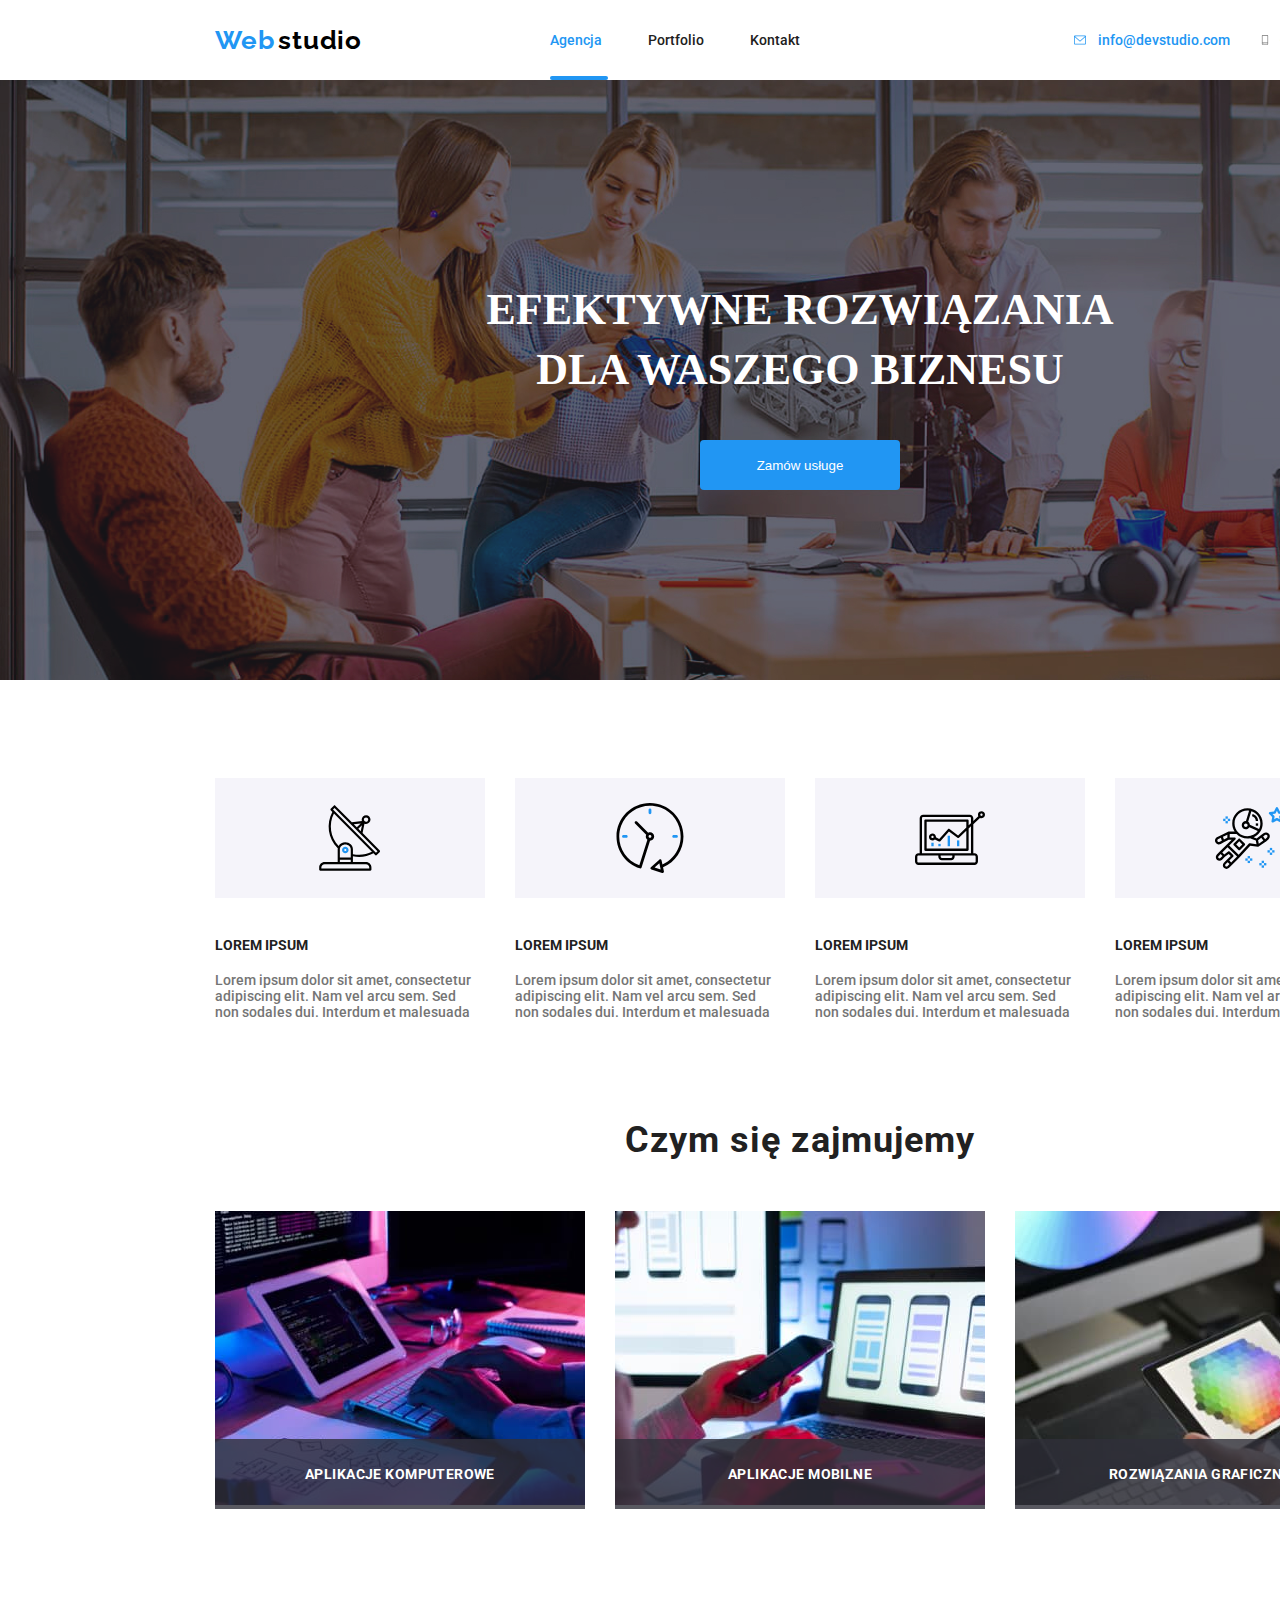
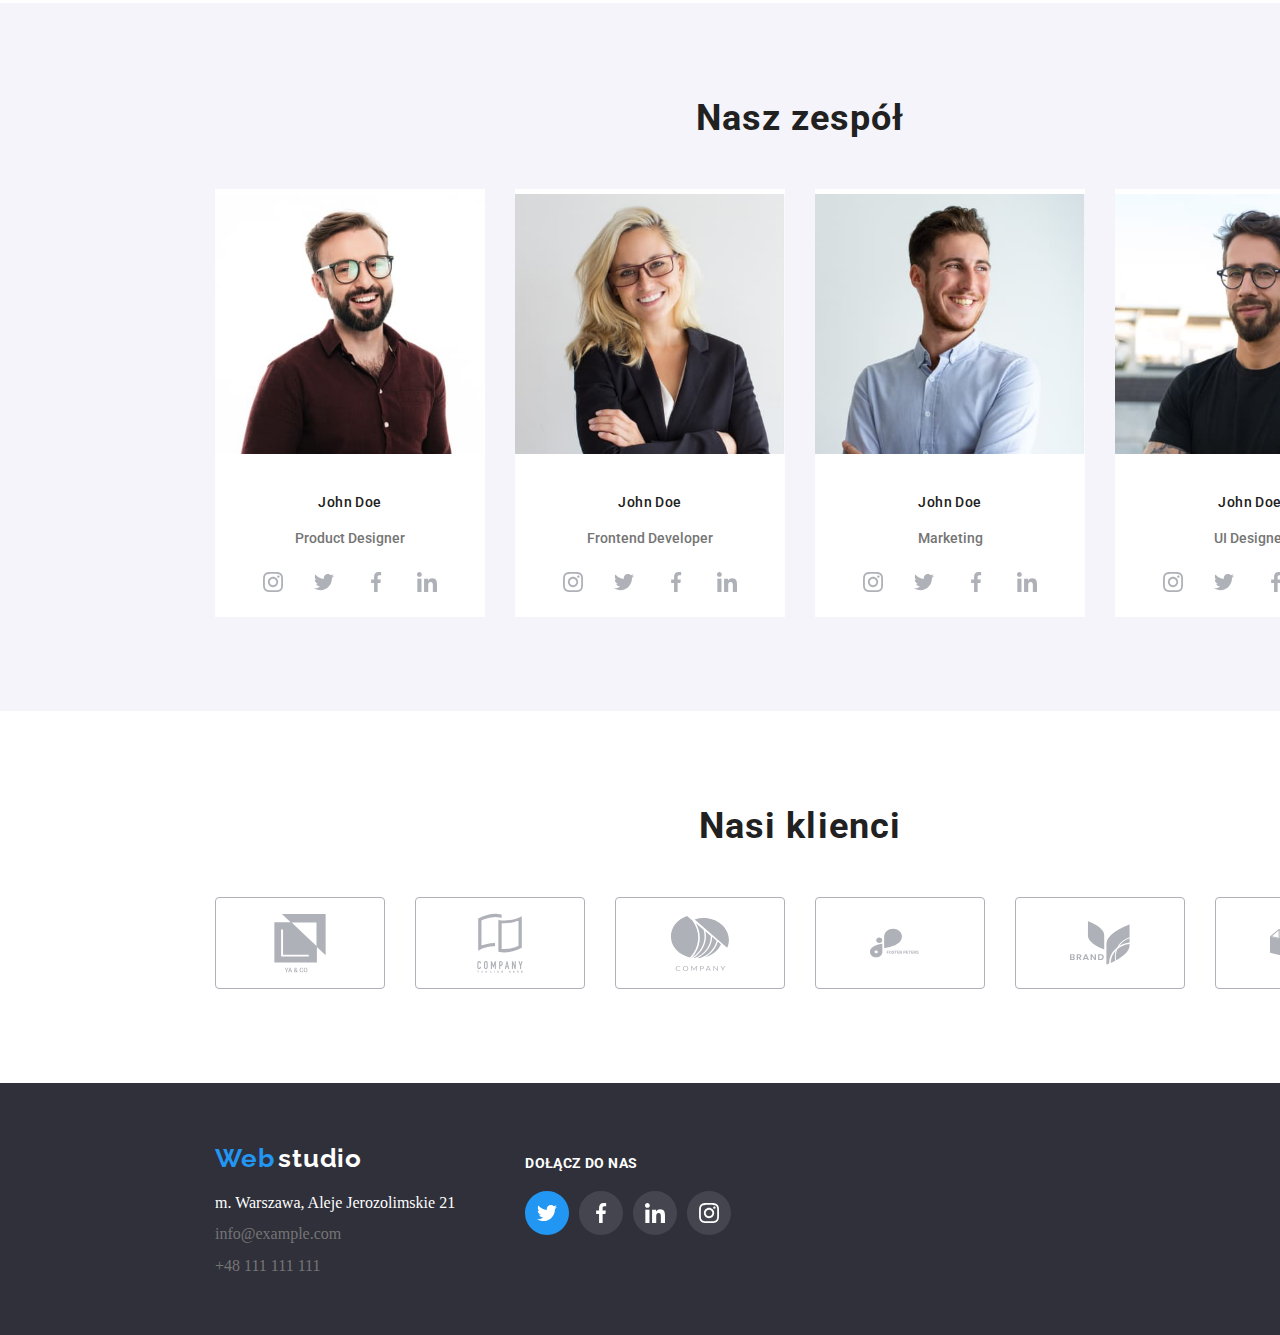
<file: index.html>
<!DOCTYPE html>
<html lang="pl">
  <head>
    <meta charset="UTF-8" />
    <meta http-equiv="X-UA-Compatible" content="IE=edge" />
    <meta name="viewport" content="width=device-width, initial-scale=1.0" />
    <title>hm2-main-page</title>
    <link rel="stylesheet" href="https://cdnjs.cloudflare.com/ajax/libs/modern-normalize/2.0.0/modern-normalize.min.css" integrity="sha512-4xo8blKMVCiXpTaLzQSLSw3KFOVPWhm/TRtuPVc4WG6kUgjH6J03IBuG7JZPkcWMxJ5huwaBpOpnwYElP/m6wg==" crossorigin="anonymous" referrerpolicy="no-referrer" />
    <link rel="preconnect" href="https://fonts.googleapis.com">
    <link rel="preconnect" href="https://fonts.gstatic.com" crossorigin>
    <link href="https://fonts.googleapis.com/css2?family=Raleway:wght@700&family=Roboto:wght@400;500;700;900&display=swap" rel="stylesheet">
    <link href="css/style.css" rel="stylesheet" />
  </head>
  <body>
    <div class="modal is_hidden" data-modal >
      <div class="popup" >
        <span class="close" data-modal-close>
          <svg width="18" height="18" viewBox="0 0 18 18" fill="none" xmlns="http://www.w3.org/2000/svg">
            <g id="close-black-18dp (2) 1">
              <path id="Vector" d="M15 4.10786L13.8921 3L9.5 7.39214L5.10786 3L4 4.10786L8.39214 8.5L4 12.8921L5.10786 14L9.5 9.60786L13.8921 14L15 12.8921L10.6079 8.5L15 4.10786Z" fill="black"/>
            </g>
          </svg>
        </span>
      </div>
    </div>
    <header class="container">
      <div class="left_side">
        <div class="logo">
          <span class="text_blue">Web</span>
          <span class="text_black">studio</span>
        </div>
        <nav>
          <ul>
            <li class="is_active" >
              <a href="index.html">Agencja</a>
            </li>
            <li>
              <a href="portfolio.html">Portfolio</a>
            </li>
            <li>
              <a href="">Kontakt</a>
            </li>
          </ul>

        </nav>
      </div>
      <div class="right_side">
          <a class="text_blue" href="mailto:info@devstudio.com">
            <svg class="envelope1" width="16px" height="12px">
              <use href="./images/icons-svg/icons.svg#icon-envelope1"></use>
            </svg>
            <span>info@devstudio.com</span>
          </a>
          <a class="text_grey" href="+48 111 111 111">
            <svg class="smartphone" width="10px" height="16px">
              <use href="./images/icons-svg/icons.svg#icon-smartphone"></use>
            </svg>
          <span>+48 111 111 111</span>  
          </a>
      </div>
    </header>
    <main>
      <div class="main_box_image">
        <h1 class="motto">EFEKTYWNE ROZWIĄZANIA<br> DLA WASZEGO BIZNESU</h1>
        <button type="button" data-modal-open >Zamów usługe</button>
      </div>
      <section>
        <div class="container slots_container">
         <div class="slot slot_icon">
          <div class="icon_box">
            <svg width="65.32px" height="70px">
              <use href="./images/icons-svg/icons.svg#icon-antenna-1"></use>
            </svg>
          </div>
          <h3>LOREM IPSUM</h3>
          <p class="text_grey" >Lorem ipsum dolor sit amet, consectetur adipiscing elit. Nam vel arcu sem. Sed <br>non sodales dui. Interdum et malesuada</p>
         </div>
         <div class="slot slot_icon">
          <div class="icon_box">
            <svg width="70px" height="70px">
              <use href="./images/icons-svg/icons.svg#icon-clock-1"></use>
            </svg>
          </div>
          <h3>LOREM IPSUM</h3>
          <p class="text_grey" >Lorem ipsum dolor sit amet, consectetur adipiscing elit. Nam vel arcu sem. Sed <br>non sodales dui. Interdum et malesuada</p>
         </div>
         <div class="slot slot_icon">
          <div class="icon_box">
            <svg width="70px" height="70px">
              <use href="./images/icons-svg/icons.svg#icon-diagram-11"></use>
            </svg>
          </div>
          <h3>LOREM IPSUM</h3>
          <p class="text_grey" >Lorem ipsum dolor sit amet, consectetur adipiscing elit. Nam vel arcu sem. Sed <br>non sodales dui. Interdum et malesuada</p>
         </div>
         <div class="slot slot_icon">
          <div class="icon_box">
            <svg width="70px" height="70px">
              <use href="./images/icons-svg/icons.svg#icon-astronaut-1"></use>
            </svg>
          </div>
          <h3>LOREM IPSUM</h3>
          <p class="text_grey" >Lorem ipsum dolor sit amet, consectetur adipiscing elit. Nam vel arcu sem. Sed <br>non sodales dui. Interdum et malesuada</p>
         </div>
        </div>
          <h2 class="margin_t_94" >Czym się zajmujemy</h2>
          <div class="container">
           <ul class="img_box" >
            <li>
            <img src="./images/what_we_do/img(1)(1).jpg" alt="computer" width="370px" height="294px"> 
            <div>
              <p>Aplikacje komputerowe</p>
            </div>      
          </li>
          <li>
            <img src="./images/what_we_do/img(2)(1).jpg" alt="smartphone" width="370px" height="294px"> 
            <div>
              <p>Aplikacje mobilne</p>
            </div>
          </li>
          <li>
            <img src="./images/what_we_do/img(3)(1).jpg" alt="tablet" width="370px" height="294px">
            <div>
              <p>Rozwiązania graficzne</p>
            </div>
          </li>
          </ul>
        </div>
      </section>
      <section class="background_grey">
        <div class="container">
          <h2>Nasz zespół</h2>
          <div class="slots_container margin_t_50">
            <div class="slot_user slot">
              <img src="./images/our_team/img(4)(1).jpg" alt="product designer" width="270px" height="260px">
              <h3>John Doe</h3>
              <p>Product Designer</p>
              <div class="slots_container socials">
                <svg width="20px" height="20px">
                  <use href="./images/icons-svg/icons.svg#icon-instagram-21"> 
                </svg>
                <svg width="20px" height="20px">
                  <use href="./images/icons-svg/icons.svg#icon-twitter-1"> 
                </svg>
                <svg width="20px" height="20px">
                  <use href="./images/icons-svg/icons.svg#icon-facebook-1"> 
                </svg>
                <svg width="20px" height="20px">
                  <use href="./images/icons-svg/icons.svg#icon-linkedin-11"></use> 
                </svg>
              </div>

            </div>
            <div class="slot_user slot">
              <img src="./images/our_team/img(8)(1).jpg" alt="product designer" width="270px" height="260px">
              <h3>John Doe</h3>
              <p>Frontend Developer</p>
              <div class="slots_container socials">
                <svg width="20px" height="20px">
                  <use href="./images/icons-svg/icons.svg#icon-instagram-21"> 
                </svg>
                <svg width="20px" height="20px">
                  <use href="./images/icons-svg/icons.svg#icon-twitter-1"> 
                </svg>
                <svg width="20px" height="20px">
                  <use href="./images/icons-svg/icons.svg#icon-facebook-1"> 
                </svg>
                <svg width="20px" height="20px">
                  <use href="./images/icons-svg/icons.svg#icon-linkedin-11"></use> 
                </svg>
              </div>

            </div>
            <div class="slot_user slot">
              <img src="./images/our_team/img(9)(1).jpg" alt="product designer" width="270px" height="260px">
              <h3>John Doe</h3>
              <p>Marketing</p>
              <div class="slots_container socials">
                <svg width="20px" height="20px">
                  <use href="./images/icons-svg/icons.svg#icon-instagram-21"> 
                </svg>
                <svg width="20px" height="20px">
                  <use href="./images/icons-svg/icons.svg#icon-twitter-1"> 
                </svg>
                <svg width="20px" height="20px">
                  <use href="./images/icons-svg/icons.svg#icon-facebook-1"> 
                </svg>
                <svg width="20px" height="20px">
                  <use href="./images/icons-svg/icons.svg#icon-linkedin-11"></use> 
                </svg>
              </div>

            </div>
            <div class="slot_user slot">
              <img src="./images/our_team/img(10)(1).jpg" alt="product designer" width="270px" height="260px">
              <h3>John Doe</h3>
              <p>UI Designer</p>
                <div class="slots_container socials">
                 <svg width="20px" height="20px">
                  <use href="./images/icons-svg/icons.svg#icon-instagram-21"> 
                </svg>
                <svg width="20px" height="20px">
                  <use href="./images/icons-svg/icons.svg#icon-twitter-1"> 
                </svg>
                <svg width="20px" height="20px">
                  <use href="./images/icons-svg/icons.svg#icon-facebook-1"> 
                </svg>
                <svg width="20px" height="20px">
                  <use href="./images/icons-svg/icons.svg#icon-linkedin-11"></use> 
                </svg>
              </div>

            </div>
         
          </div>
        </div>
      </section>
      <section>
        <h2>Nasi klienci</h2>
        <div class="container logos_box">
          <div>
            <svg width="106px" height="60.041px">
              <use href="./images/icons-svg/icons.svg#icon-group9"></use>
            </svg>
          </div>
          <div>
            <svg width="106px" height="60.041px">
              <use href="./images/icons-svg/icons.svg#icon-group10"></use>
            </svg>
          </div>
          <div>
            <svg width="106px" height="60.041px">
              <use href="./images/icons-svg/icons.svg#icon-group11"></use>
            </svg>
          </div>
          <div>
            <svg width="106px" height="60.041px">
              <use href="./images/icons-svg/icons.svg#icon-group8"></use>
            </svg>
          </div>
          <div>
            <svg width="106px" height="60.041px">
              <use href="./images/icons-svg/icons.svg#icon-group6"></use>
            </svg>
          </div>
          <div><svg width="106px" height="60.041px">
            <use href="./images/icons-svg/icons.svg#icon-group7"></use>
          </svg>
        </div>
        </div>
      </section>
    </main>
    <footer>
      <div class="container box_footer">
        <div class="margin_t_60">
          <div class="logo">
            <span class="text_blue">Web</span>
            <span class="text_white">studio</span>
          </div>
          <ul class="margin_t_20">
            <li>
              <a class="text_white" href="https://goo.gl/maps/MzL4v1XyEeLL9hYP8">m. Warszawa, Aleje Jerozolimskie 21</a>
            </li>
            <li>
              <a href="mailto:info@example.com" class="text_grey line_h_24">info@example.com</a>
            </li>
            <li>
              <a class="text_grey" href="tel:+48 111 111 111">+48 111 111 111</a>
            </li>

          </ul>
        </div>
        <div class="join_us_container">
          <h3>Dołącz do nas</h3>
          <div class="slots_container">
            <svg width="44px" height="44px">
              <use href="./images/icons-svg/icons.svg#icon-Ellipse1"> 
            </svg>
            <svg width="44px" height="44px">
              <use href="./images/icons-svg/icons.svg#icon-Ellipse2"> 
            </svg>
            <svg width="44px" height="44px">
              <use href="./images/icons-svg/icons.svg#icon-Ellipse3"></use> 
            </svg>
            <svg width="44px" height="44px">
              <use href="./images/icons-svg/icons.svg#icon-Ellipse"></use> 
            </svg>
          </div>

        </div>
      </div>
    </footer>
     <script src="./js/modal.js"></script>
  </body>
</html>
</file>
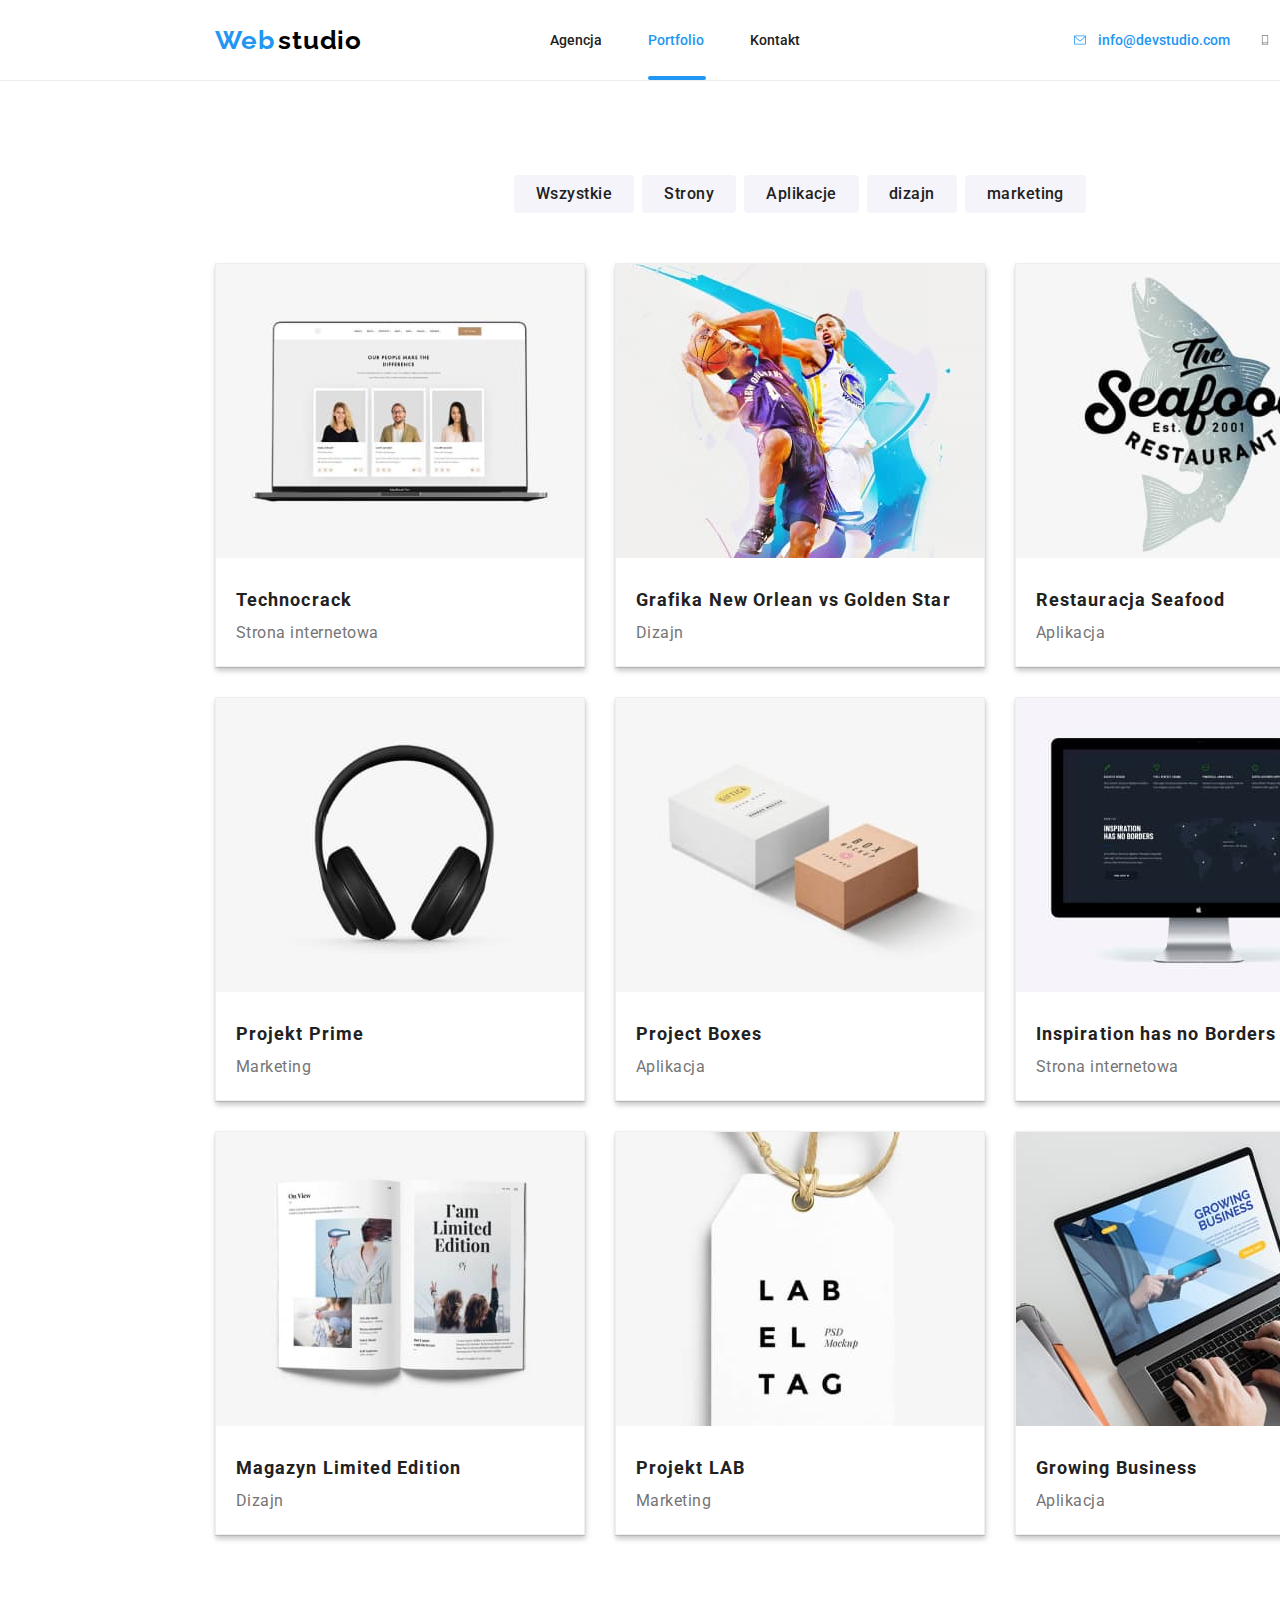
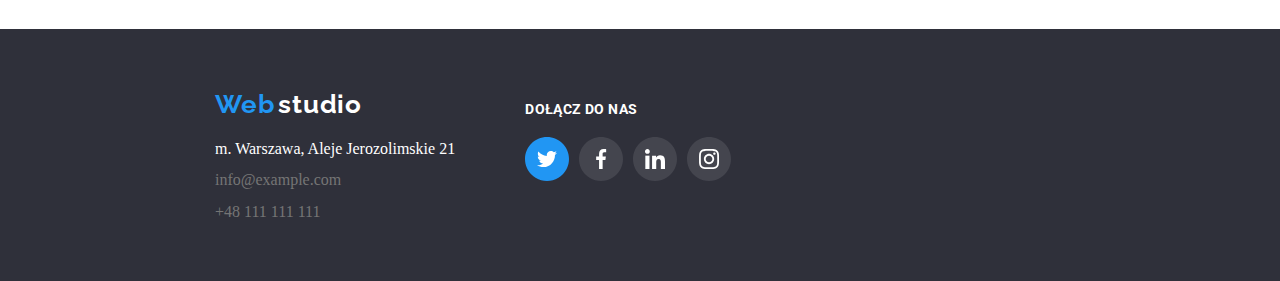
<file: portfolio.html>
<!DOCTYPE html>
<html lang="pl">
<head>
    <meta charset="UTF-8">
    <meta http-equiv="X-UA-Compatible" content="IE=edge">
    <meta name="viewport" content="width=device-width, initial-scale=1.0">
    <title>hm2-portfolio</title>
    <link rel="stylesheet" href="https://cdnjs.cloudflare.com/ajax/libs/modern-normalize/2.0.0/modern-normalize.min.css" integrity="sha512-4xo8blKMVCiXpTaLzQSLSw3KFOVPWhm/TRtuPVc4WG6kUgjH6J03IBuG7JZPkcWMxJ5huwaBpOpnwYElP/m6wg==" crossorigin="anonymous" referrerpolicy="no-referrer" />
    <link href="css/style.css" rel="stylesheet">
    <link rel="preconnect" href="https://fonts.googleapis.com">
    <link rel="preconnect" href="https://fonts.gstatic.com" crossorigin>
    <link href="https://fonts.googleapis.com/css2?family=Raleway:wght@700&family=Roboto:wght@400;500;700;900&display=swap"
        rel="stylesheet">
</head>
<body>
  <header class="container">
    <div class="left_side">
      <div class="logo">
        <span class="text_blue">Web</span>
        <span class="text_black">studio</span>
      </div>
      <nav>
        <ul>
          <li>
            <a href="index.html">Agencja</a>
          </li>
          <li class="is_active">
            <a href="portfolio.html">Portfolio</a>
          </li>
          <li>
            <a href="">Kontakt</a>
          </li>
        </ul>
      </nav>
    </div>
    <div class="right_side">
        <a class="text_blue" href="mailto:info@devstudio.com">
          <svg class="envelope1" width="16px" height="12px">
            <use href="./images/icons-svg/icons.svg#icon-envelope1"></use>
          </svg>
          <span>info@devstudio.com</span>
        </a>
        <a class="text_grey" href="+48 111 111 111">
          <svg class="smartphone" width="10px" height="16px">
            <use href="./images/icons-svg/icons.svg#icon-smartphone"></use>
          </svg>
        <span>+48 111 111 111</span>  
        </a>
    </div>
  </header>
  <div class="line"></div>
  <main class="container">
    <section>
      <div class="slots_container filters">
        <button class="slot_filter">Wszystkie</button>
        <button class="slot_filter">Strony</button>
        <button class="slot_filter">Aplikacje</button>
        <button class="slot_filter">dizajn</button>
        <button class="slot_filter">marketing</button>
      </div>
      <div class="slots_container">
        <div class="slot_portfolio">
          <img src="./images/portfolio/img(11)(1).jpg" alt="laptop" width="370px" height="294px">
          <div class="description">
            <p>Technocrack jest popularną platformą wykorzystywaną do rozpowszechniania koronawirusa. Firmy wykorzystują tę platformę do celów szpiegowskich i ataków na niezabezpieczone serwery konkurencji</p>
          </div>
          <div class="title_box">
            <h3>Technocrack</h3>
            <p>Strona internetowa</p>
          </div>
        </div>
        <div class="slot_portfolio">
          <img src="./images/portfolio/img(12)(1).jpg" alt="players" width="370px" height="294px">
           <div class="description">
            <p>Technocrack jest popularną platformą wykorzystywaną do rozpowszechniania koronawirusa. Firmy wykorzystują tę platformę do celów szpiegowskich i ataków na niezabezpieczone serwery konkurencji</p>
          </div>
          <div class="title_box" >
            <h3>Grafika New Orlean vs Golden Star</h3>
            <p>Dizajn</p>
          </div>
        </div><div class="slot_portfolio">
          <img src="./images/portfolio/img(13)(1).jpg" alt="seafood" width="370px" height="294px">
           <div class="description">
            <p>Technocrack jest popularną platformą wykorzystywaną do rozpowszechniania koronawirusa. Firmy wykorzystują tę platformę do celów szpiegowskich i ataków na niezabezpieczone serwery konkurencji</p>
          </div>
          <div class="title_box" >
            <h3>Restauracja Seafood</h3>
            <p>Aplikacja</p>
          </div>
        </div><div class="slot_portfolio">
          <img src="./images/portfolio/img(14)(1).jpg" alt="phones" width="370px" height="294px">
           <div class="description">
            <p>Technocrack jest popularną platformą wykorzystywaną do rozpowszechniania koronawirusa. Firmy wykorzystują tę platformę do celów szpiegowskich i ataków na niezabezpieczone serwery konkurencji</p>
          </div>
          <div class="title_box" >
            <h3>Projekt Prime</h3>
            <p>Marketing</p>
          </div>
        </div><div class="slot_portfolio">
          <img src="./images/portfolio/img(15)(1).jpg" alt="boxes" width="370px" height="294px">
           <div class="description">
            <p>Technocrack jest popularną platformą wykorzystywaną do rozpowszechniania koronawirusa. Firmy wykorzystują tę platformę do celów szpiegowskich i ataków na niezabezpieczone serwery konkurencji</p>
          </div>
          <div class="title_box" >
            <h3>Project Boxes</h3>
            <p>Aplikacja</p>
          </div>
        </div><div class="slot_portfolio">
          <img src="./images/portfolio/img(16)(1).jpg" alt="monitor" width="370px" height="294px">
           <div class="description">
            <p>Technocrack jest popularną platformą wykorzystywaną do rozpowszechniania koronawirusa. Firmy wykorzystują tę platformę do celów szpiegowskich i ataków na niezabezpieczone serwery konkurencji</p>
          </div>
          <div class="title_box" >
            <h3>Inspiration has no Borders</h3>
            <p>Strona internetowa</p>
          </div>
        </div><div class="slot_portfolio">
          <img src="./images/portfolio/img(17)(1).jpg" alt="book" width="370px" height="294px">
           <div class="description">
            <p>Technocrack jest popularną platformą wykorzystywaną do rozpowszechniania koronawirusa. Firmy wykorzystują tę platformę do celów szpiegowskich i ataków na niezabezpieczone serwery konkurencji</p>
          </div>
          <div class="title_box" >
            <h3>Magazyn Limited Edition</h3>
            <p>Dizajn</p>
          </div>
        </div><div class="slot_portfolio">
           <div class="description">
            <p>Technocrack jest popularną platformą wykorzystywaną do rozpowszechniania koronawirusa. Firmy wykorzystują tę platformę do celów szpiegowskich i ataków na niezabezpieczone serwery konkurencji</p>
          </div>
          <img src="./images/portfolio/img(19)(1).jpg" alt="stick" width="370px" height="294px">
          <div class="title_box" >
            <h3>Projekt LAB</h3>
            <p>Marketing</p>
          </div>
        </div><div class="slot_portfolio">
          <img src="./images/portfolio/img(20)(1).jpg" alt="laptop" width="370px" height="294px">
           <div class="description">
            <p>Technocrack jest popularną platformą wykorzystywaną do rozpowszechniania koronawirusa. Firmy wykorzystują tę platformę do celów szpiegowskich i ataków na niezabezpieczone serwery konkurencji</p>
          </div>
          <div class="title_box" >
            <h3>Growing Business</h3>
            <p>Aplikacja</p>
          </div>
        </div>
      </div>
    </section>
  </main>
  <footer>
    <div class="container box_footer">
      <div class="margin_t_60">
        <div class="logo">
          <span class="text_blue">Web</span>
          <span class="text_white">studio</span>
        </div>
        <ul class="margin_t_20">
          <li>
            <a class="text_white" href="https://goo.gl/maps/MzL4v1XyEeLL9hYP8">m. Warszawa, Aleje Jerozolimskie 21</a>
          </li>
          <li>
            <a href="mailto:info@example.com" class="text_grey line_h_24">info@example.com</a>
          </li>
          <li>
            <a class="text_grey" href="tel:+48 111 111 111">+48 111 111 111</a>
          </li>

        </ul>
      </div>
      <div class="join_us_container">
        <h3>Dołącz do nas</h3>
        <div class="slots_container">
          <svg width="44px" height="44px">
            <use href="./images/icons-svg/icons.svg#icon-Ellipse1"> 
          </svg>
          <svg width="44px" height="44px">
            <use href="./images/icons-svg/icons.svg#icon-Ellipse2"> 
          </svg>
          <svg width="44px" height="44px">
            <use href="./images/icons-svg/icons.svg#icon-Ellipse3"></use> 
          </svg>
          <svg width="44px" height="44px">
            <use href="./images/icons-svg/icons.svg#icon-Ellipse"></use> 
          </svg>
        </div>

      </div>
    </div>
  </footer>

</body>
</html>
</file>
<file: css/style.css>
* {
    margin: 0;
    padding: 0;
    box-sizing: border-box;
}

body {
    width: 1600px;
    margin-left: auto;
    margin-right: auto;
    position: relative;
}
.modal {
    position:absolute;
    visibility: visible;
    width: 1600px;
    height: 1024px;
    top: 0px;
    left: 0px;
    background: rgba(0, 0, 0, 0.20);
    transition: .25s;
}
.popup {
    position: absolute;
    top:221px;
    left: 50%;
    transition:.25s;
    transform: translate(-50%);
    width: 528px;
    height: 581px;
    flex-shrink: 0;
    border-radius: 4px;
    background: #FFF;
    box-shadow: 0px 2px 1px 0px rgba(0, 0, 0, 0.20), 0px 1px 1px 0px rgba(0, 0, 0, 0.14), 0px 1px 3px 0px rgba(0, 0, 0, 0.12);
}
.is_hidden {
    visibility: hidden;
    opacity: 0;
}
.close {
    width: 30px;
    height: 30px;
    flex-shrink: 0;
    border-radius: 30px;
    border: 1px solid rgba(0, 0, 0, 0.10);
    background: #FFF;
    display: flex;
    justify-content: center;
    align-items: center;
    position: absolute;
    right: 8px;
    top: 8px;
    }

header {
    height: 80px;
    display: flex;
    align-items: center;
}
footer {
    height: 252px;
    width: 1600px;
    background-color: rgba(47, 48, 58, 1);
}

section {
    padding-top: 94px;
    padding-bottom: 94px;
}

header > div {
    width: 50%;
    height: 100%;
    display: flex;
    align-items: center;
}

header ul {
    display: flex;
    height: 100%;
}

header li {
    list-style: none;   
    margin-left: 46px;
    height: 100%;
    display: flex;
    align-items: center;
    position: relative;
}

li.is_active::after {
    content: "";
    width: 58px;
    height: 4px;
    flex-shrink: 0;
    border-radius: 2px;
    background: #2196F3;
    position: absolute;
    bottom: 0px;
    left: 0px;
}

li.is_active a {
    color:#2196F3;
}

header nav {
    height: 100%;
    display: flex;
    align-items: center;
}

header a {
    text-decoration: none;
    color: rgba(33, 33, 33, 1);
    font-family: "roboto";
    font-weight: 500;
    font-size: 14px;
    line-height: 16.41px;
}

header a:hover {
    cursor: pointer;
    color: rgba(33, 150, 243, 1);
}



.container {
    width: 1200px;
    margin-left: auto;
    margin-right: auto;
    padding-left: 15px;
    padding-right: 15px;
}

.text_grey {
    color: rgba(117, 117, 117, 1);
}

.left_side {
    justify-content: space-between;
}

.logo span {
    font-family: "raleway";
    font-weight: 700;
    font-size: 26px;
    line-height: 30.52px;
    letter-spacing: 0.78px;
}

.right_side {
    justify-content: flex-end;
}
.right_side a {
    display: flex;
    justify-content: flex-end;
    align-items: center;
    margin-left: 30px;
}

.text_blue {
    color: rgba(33, 150, 243, 1);
}

.text_white {
   color: rgba(255, 255, 255, 1)
}

.smartphone {
    fill:rgba(117, 117, 117, 1);
    margin-right: 10px;
}

.envelope1 {
    fill:rgba(33, 150, 243, 1);
    margin-right: 10px;
}
.main_box_image {
    background-image: url('/images/background/Img\ Overlay.svg'), url('/images/background/img_main.jpg');
    background-position: center;
    background-size: cover;
    min-height: 600px;
    background-color: rgba(47, 48, 58, 1);
    width: 1600px;
    height: 600px;
}

.motto {
    font-size: 44px;
    color: rgba(255, 255, 255, 1);
    text-align: center;
    padding-top: 200px;
    line-height: 60px;
}

.main_box_image button {
    background-color:rgba(33, 150, 243, 1);
    color: rgba(255, 255, 255, 1);
    width: 200px;
    height: 50px;
    border: none;
    border-radius: 4px;
    margin-left: 700px;
    margin-right: 700px;
    margin-top: 40px;
}

.slots_container {
    display: flex;
    justify-content: space-between;
    flex-wrap: wrap;
}

.socials {
    width: 206px;
   margin-bottom: 20px;
    margin-top: 16px;
    justify-content: space-around;
}

.slot {
    display: flex;
    justify-content: center;
    align-items: center;
    flex-wrap: wrap;
}

.slot_icon {
   width: 270px;
   height: 251px;
}

.slot_user {
    width: 270px;
    height: 428px;
    background-color: rgba(255, 255, 255, 1);
}

.slot_user h3 {
    color: #212121;
    text-align: center;
    font-size: 16px;
    font-family: "Roboto";
    font-weight: 500;
    letter-spacing: 0.48px;
}

.slot_user p {
    color: #757575;
    text-align: center;
    font-size: 16px;
    font-family: ""Roboto";
    letter-spacing: 0.48px;
}

.slot_user svg {
    fill: rgba(175,177,184,1);
}

.slot_portfolio {
    display: flex;
    justify-content: center;
    flex-wrap: wrap;
    overflow: hidden;
    position: relative;
    margin-top: 30px;
    width: 370px;
    height: 404px;
    border: 1px solid #EEE;
    background: #FFF;
    box-shadow: 1px 4px 6px 0px rgba(0, 0, 0, 0.16), 0px 4px 4px 0px rgba(0, 0, 0, 0.06), 0px 1px 1px 0px rgba(0, 0, 0, 0.12);
}
.slot_portfolio:hover .description{
    top:0
}
.slot_portfolio:hover {
    cursor: pointer;
}
.description {
    position: absolute;
    top:294px;
    transition:.25s;
    left:0;
    width: 100%;
    height: 294px;
    background-color:rgba(33, 150, 243, 0.90);
}
.description p {
    color: #FFF;
    font-size: 18px;
    font-family: Roboto;
    line-height: 28px;
    letter-spacing: 0.54px;
    margin:49px 45px 49px 24px;
    }
.icon_box {
    width: 100%;
    height:120px;
    background-color:rgba(245, 244, 250, 1);
    display: flex;
    justify-content: center;
    align-items: center;
}

.slot h3 {
    color: rgba(33, 33, 33, 1);
    width: 100%;
    font-family: "roboto";
    margin-top: 30px;
}

.slot_icon h3 {
    font-weight: 700;
    font-size: 14px;
    line-height: 16.41px;
  
}

.slot_user h3 {
    font-weight: 500;
    font-size: 14px;
    line-height: 16.41px;
    text-align: center;
}

.slot_user p {
    width: 100%;
    text-align: center;
    margin-top: 10px;
}

.slot p {
    margin-top: 10px;
    font-family: "roboto";
    font-weight: 500;
    font-size: 14px;
    line-height: 16.41px;
    font-style: medium;
}

section h2 {
    text-align: center;
    color: #212121;
    font-size: 36px;
    font-family: "Roboto";
    font-weight: 700;
    letter-spacing: 1.08px;
}

.padding_94_t {
    padding-top: 94px;
}

.margin_t_50 {
    margin-top: 50px;
}

.margin_t_94 {
    margin-top: 94px;
}

.margin_t_60 {
    margin-top: 60px;
}

.margin_b_60 {
    margin-bottom: 60px;
}

.margin_t_20 {
    margin-top: 20px;
}

.img_box{
    display: flex;
    justify-content:space-between;
    margin-top: 50px;
    
}
.img_box li {
    list-style: none;
    position: relative;
}

.img_box div {
    position: absolute;
    left: 0;
    bottom: 0;
    width: 100%;
    height: 70px;
    display: flex;
    justify-content: center;
    align-items: center;
    background: rgba(47, 48, 58, 0.80);
}

.img_box p {
    color: #FFF;
    text-align: center;
    font-size: 14px;
    font-family: Roboto;
    font-weight: 700;
    letter-spacing: 0.42px;
    text-transform: uppercase;
}

.background_grey {
    background-color: rgba(245, 244, 250, 1);
}
.logos_box {
    display: flex;
    justify-content: space-between;
}
.logos_box div {
    border-radius: 4px;
    border: 1px solid #AFB1B8;
    width: 170px;
    height: 92px;
    flex-shrink: 0;
    margin-top: 50px;
}
.logos_box div {
    display: flex;
    justify-content: center;
    align-items: center;
}
.logos_box svg {
    fill: rgba(175, 177, 184, 1);
}
.logos_box div:hover {
    border-radius: 4px;
    border: 1px solid #2196F3;
    cursor: pointer;
}
.logos_box svg:hover {
    fill: rgba(33, 150, 243, 1)
}
.box_footer {
    display: flex;
    justify-content: flex-start;
    height: 100%;
}

.line_h_24 {
    line-height: 24px;
}

footer ul {
    display: flex;
    justify-content: space-between;
    flex-direction: column;
    height: 81px;

}

footer li {
    list-style: none;
}

footer a {
    text-decoration: none;
}

.join_us_container {
    display: flex;
    justify-content: space-between;
    flex-direction: column;
    height: 80px;
    width: 206px;
    margin-top: 72px;
    margin-left: 70px;
}

.join_us_container h3 {
    color: #FFF;
    font-size: 14px;
    font-family: "Roboto";
    font-weight: 700;
    letter-spacing: 0.42px;
    text-transform: uppercase;
}

.title_box {
    width: 100%;
    height: 110px;
    display: flex;
    flex-direction: column;
    background-color: rgba(255, 255, 255, 1);
    padding:24px 20px;
    z-index: 10;
    
}

.title_box h3 {
    color: #212121;
    font-size: 18px;
    font-family: "Roboto";
    font-weight: 700;
    line-height: 36px;
    letter-spacing: 1.08px;
}

.title_box p {
    color: #757575;
    font-size: 16px;
    font-family: "Roboto";
    line-height: 30px;
    letter-spacing: 0.48px;
}

.filters {
    margin-left: auto;
    margin-right: auto;
    width: 572px;
    margin-bottom: 20px;
}

.slot_filter {
    border-radius: 4px;
    background-color: rgba(245, 244, 250, 1);
    height: 38px;
    padding-left: 22px;
    padding-right: 22px;
    color: #212121;
    text-align: center;
    font-size: 16px;
    font-family: "Roboto";
    font-weight: 500;
    line-height: 26px;
    letter-spacing: 0.48px;
    border-style: none;

}

.slot_filter:hover {
    cursor: pointer;
    background-color: rgba(33, 150, 243, 1);
    color: rgba(255, 255, 255, 1);
}

.line {
    width: 100%;
    height: 1px;
    background-color:#ECECEC;
}
</file>
